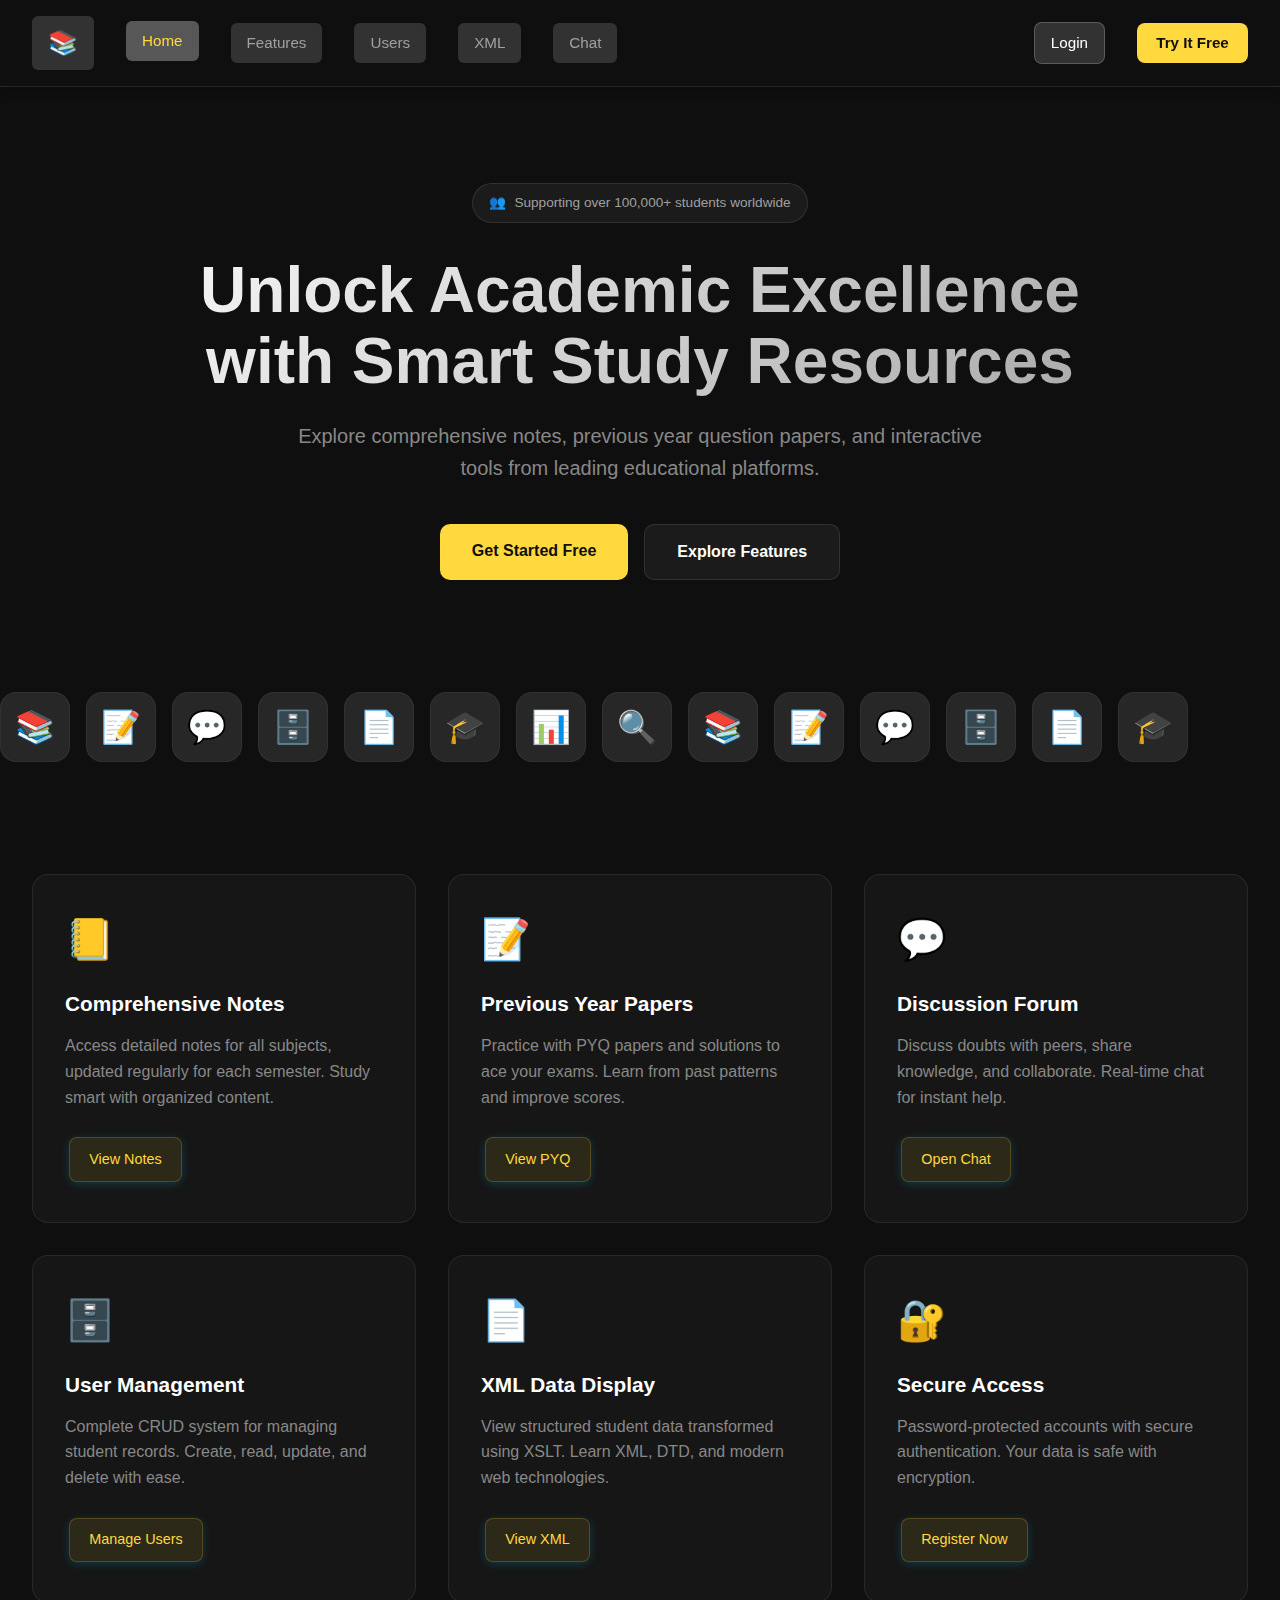
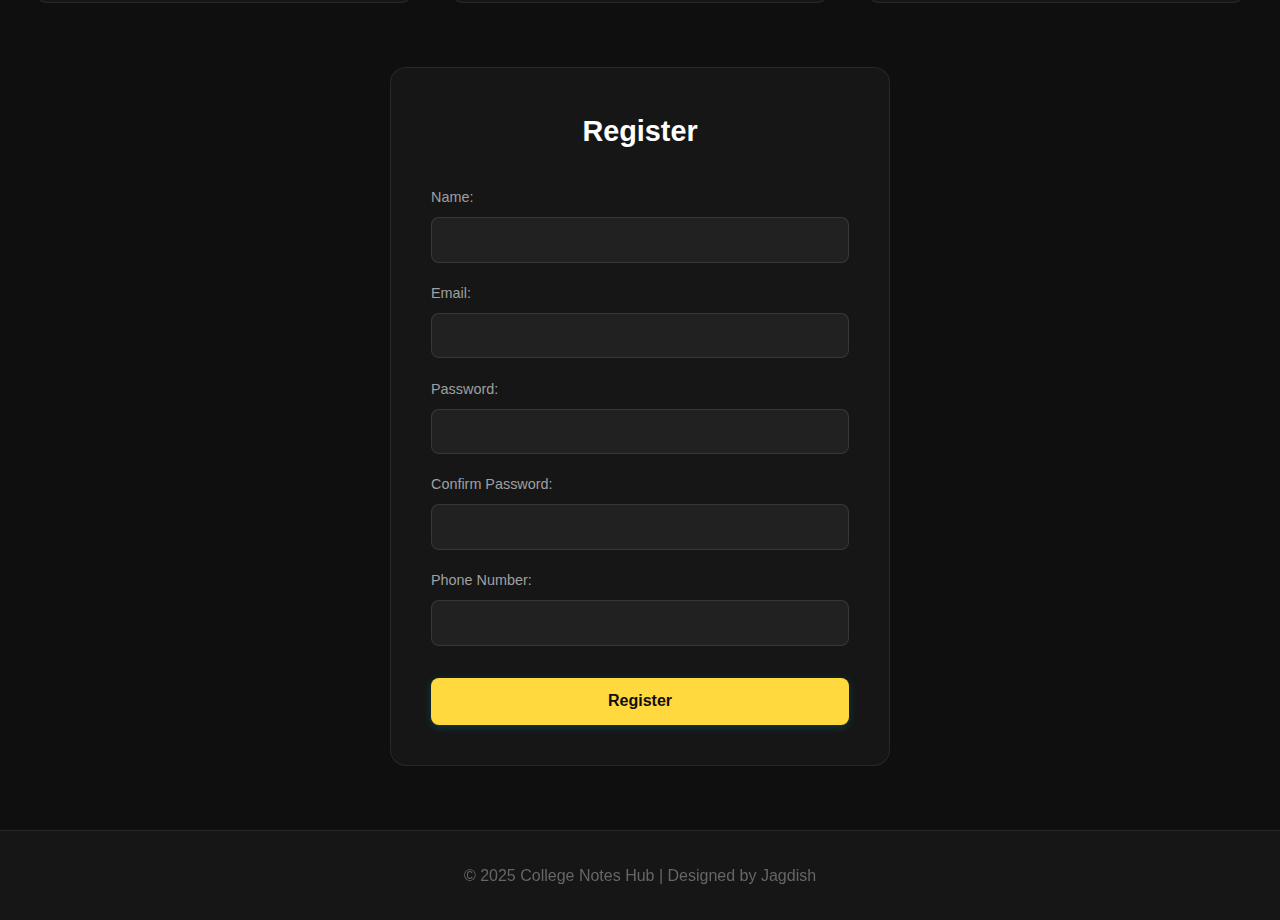
<file: index.html>
<!DOCTYPE html>
<html lang="en">
<head>
    <meta charset="UTF-8">
    <meta name="viewport" content="width=device-width, initial-scale=1.0">
    <title>College Notes & PYQ Hub</title>
    <link rel="stylesheet" href="style.css">
    <style>
        * {
            margin: 0;
            padding: 0;
            box-sizing: border-box;
        }

        body {
            background: #0f0f0f;
            min-height: 100vh;
            font-family: -apple-system, BlinkMacSystemFont, 'Segoe UI', 'Inter', sans-serif;
            color: #ffffff;
        }

        /* Navigation */
        header {
            background: rgba(15, 15, 15, 0.8);
            backdrop-filter: blur(20px);
            border-bottom: 1px solid rgba(255, 255, 255, 0.1);
            padding: 1rem 2rem;
            position: sticky;
            top: 0;
            z-index: 1000;
        }

        header nav {
            max-width: 1400px;
            margin: 0 auto;
            display: flex;
            justify-content: space-between;
            align-items: center;
        }

        header nav ul {
            list-style: none;
            display: flex;
            gap: 2rem;
            align-items: center;
        }

        header nav ul li a {
            color: #a0a0a0;
            text-decoration: none;
            font-size: 0.95rem;
            font-weight: 500;
            transition: color 0.3s;
        }

        header nav ul li a:hover,
        header nav ul li a[aria-current="page"] {
            color: #ffd93d;
        }

        .login-btn {
            color: #ffffff !important;
            padding: 0.5rem 1rem;
            border: 1px solid rgba(255, 255, 255, 0.2);
            border-radius: 8px;
            transition: all 0.3s;
        }

        .login-btn:hover {
            background: rgba(255, 255, 255, 0.1);
        }

        .cta-btn {
            background: #ffd93d;
            color: #0f0f0f !important;
            padding: 0.5rem 1.2rem;
            border-radius: 8px;
            font-weight: 600;
            transition: all 0.3s;
        }

        .cta-btn:hover {
            background: #ffed4e;
            transform: translateY(-2px);
        }

        /* Hero Section */
        .hero {
            max-width: 1400px;
            margin: 0 auto;
            padding: 6rem 2rem 4rem;
            text-align: center;
        }

        .hero-badge {
            display: inline-flex;
            align-items: center;
            gap: 0.5rem;
            background: rgba(255, 255, 255, 0.05);
            border: 1px solid rgba(255, 255, 255, 0.1);
            padding: 0.5rem 1rem;
            border-radius: 50px;
            font-size: 0.85rem;
            color: #a0a0a0;
            margin-bottom: 2rem;
        }

        .hero h1 {
            font-size: 4rem;
            font-weight: 700;
            line-height: 1.1;
            margin-bottom: 1.5rem;
            background: linear-gradient(135deg, #ffffff 0%, #a0a0a0 100%);
            -webkit-background-clip: text;
            -webkit-text-fill-color: transparent;
            background-clip: text;
        }

        .hero p {
            font-size: 1.25rem;
            color: #888888;
            max-width: 700px;
            margin: 0 auto 2.5rem;
            line-height: 1.6;
        }

        .hero-buttons {
            display: flex;
            gap: 1rem;
            justify-content: center;
            flex-wrap: wrap;
        }

        .btn-primary {
            background: #ffd93d;
            color: #0f0f0f;
            padding: 0.9rem 2rem;
            border-radius: 10px;
            text-decoration: none;
            font-weight: 600;
            font-size: 1rem;
            display: inline-block;
            transition: all 0.3s;
            border: none;
        }

        .btn-primary:hover {
            background: #ffed4e;
            transform: translateY(-2px);
            box-shadow: 0 10px 40px rgba(255, 217, 61, 0.3);
        }

        .btn-secondary {
            background: rgba(255, 255, 255, 0.05);
            color: #ffffff;
            padding: 0.9rem 2rem;
            border-radius: 10px;
            text-decoration: none;
            font-weight: 600;
            font-size: 1rem;
            display: inline-block;
            transition: all 0.3s;
            border: 1px solid rgba(255, 255, 255, 0.1);
        }

        .btn-secondary:hover {
            background: rgba(255, 255, 255, 0.1);
            transform: translateY(-2px);
        }

        /* App Icons Showcase */
        .app-showcase {
            padding: 3rem 0;
            overflow: hidden;
        }

        .app-icons {
            display: flex;
            gap: 1rem;
            animation: scroll 30s linear infinite;
            width: fit-content;
        }

        @keyframes scroll {
            0% { transform: translateX(0); }
            100% { transform: translateX(-50%); }
        }

        .app-icon {
            width: 70px;
            height: 70px;
            background: rgba(255, 255, 255, 0.1);
            border-radius: 16px;
            display: flex;
            align-items: center;
            justify-content: center;
            font-size: 2rem;
            flex-shrink: 0;
            border: 1px solid rgba(255, 255, 255, 0.05);
        }

        /* Features Grid */
        .features {
            max-width: 1400px;
            margin: 4rem auto;
            padding: 0 2rem;
            display: grid;
            grid-template-columns: repeat(auto-fit, minmax(320px, 1fr));
            gap: 2rem;
        }

        .feature-card {
            background: rgba(255, 255, 255, 0.03);
            border: 1px solid rgba(255, 255, 255, 0.08);
            border-radius: 16px;
            padding: 2rem;
            transition: all 0.3s;
        }

        .feature-card:hover {
            background: rgba(255, 255, 255, 0.05);
            border-color: rgba(255, 255, 255, 0.15);
            transform: translateY(-5px);
        }

        .feature-icon {
            font-size: 2.5rem;
            margin-bottom: 1rem;
        }

        .feature-card h3 {
            font-size: 1.3rem;
            margin-bottom: 0.8rem;
            color: #ffffff;
        }

        .feature-card p {
            color: #888888;
            line-height: 1.6;
            margin-bottom: 1.2rem;
        }

        .feature-card .btn {
            background: rgba(255, 217, 61, 0.1);
            color: #ffd93d;
            padding: 0.6rem 1.2rem;
            border-radius: 8px;
            text-decoration: none;
            font-weight: 500;
            font-size: 0.9rem;
            display: inline-block;
            transition: all 0.3s;
            border: 1px solid rgba(255, 217, 61, 0.2);
        }

        .feature-card .btn:hover {
            background: rgba(255, 217, 61, 0.2);
        }

        /* Registration Section */
        .registration-section {
            max-width: 500px;
            margin: 4rem auto;
            padding: 2.5rem;
            background: rgba(255, 255, 255, 0.03);
            border: 1px solid rgba(255, 255, 255, 0.08);
            border-radius: 16px;
        }

        .registration-section h2 {
            text-align: center;
            color: #ffffff;
            margin-bottom: 2rem;
            font-size: 1.8rem;
        }

        .registration-section label {
            display: block;
            margin-top: 1.2rem;
            color: #a0a0a0;
            font-size: 0.9rem;
            font-weight: 500;
        }

        .registration-section input[type="text"],
        .registration-section input[type="email"],
        .registration-section input[type="password"] {
            width: 100%;
            padding: 0.8rem;
            margin-top: 0.5rem;
            background: rgba(255, 255, 255, 0.05);
            border: 1px solid rgba(255, 255, 255, 0.1);
            border-radius: 8px;
            font-size: 1rem;
            color: #ffffff;
            transition: all 0.3s;
        }

        .registration-section input:focus {
            outline: none;
            border-color: #ffd93d;
            background: rgba(255, 255, 255, 0.08);
        }

        .registration-section input[type="submit"] {
            width: 100%;
            margin-top: 2rem;
            padding: 0.9rem;
            background: #ffd93d;
            color: #0f0f0f;
            border: none;
            border-radius: 8px;
            font-size: 1rem;
            font-weight: 600;
            cursor: pointer;
            transition: all 0.3s;
        }

        .registration-section input[type="submit"]:hover {
            background: #ffed4e;
            transform: translateY(-2px);
        }

        /* Footer */
        footer {
            background: rgba(255, 255, 255, 0.03);
            border-top: 1px solid rgba(255, 255, 255, 0.08);
            padding: 2rem;
            text-align: center;
            color: #666666;
            margin-top: 4rem;
        }

        /* Responsive */
        @media (max-width: 768px) {
            .hero h1 {
                font-size: 2.5rem;
            }

            .hero p {
                font-size: 1rem;
            }

            header nav ul {
                gap: 1rem;
                font-size: 0.85rem;
            }

            .features {
                grid-template-columns: 1fr;
            }

            .registration-section {
                margin: 2rem 1rem;
                padding: 1.5rem;
            }
        }
    </style>
</head>
<body>

    <header>
        <nav>
            <ul>
                <li><a href="#" style="font-size:1.5rem; color:#ffd93d;">📚</a></li>
                <li><a href="#" aria-current="page">Home</a></li>
                <li><a href="#features">Features</a></li>
                <li><a href="read_users.php">Users</a></li>
                <li><a href="students_xml.php">XML</a></li>
                <li><a href="chat.php">Chat</a></li>
            </ul>
            <ul>
                <li><a href="#register" class="login-btn">Login</a></li>
                <li><a href="#register" class="cta-btn">Try It Free</a></li>
            </ul>
        </nav>
    </header>

    <main>
        <!-- Hero Section -->
        <section class="hero">
            <div class="hero-badge">
                <span>👥</span>
                <span>Supporting over 100,000+ students worldwide</span>
            </div>
            <h1>Unlock Academic Excellence<br>with Smart Study Resources</h1>
            <p>Explore comprehensive notes, previous year question papers, and interactive tools from leading educational platforms.</p>
            <div class="hero-buttons">
                <a href="#register" class="btn-primary">Get Started Free</a>
                <a href="#features" class="btn-secondary">Explore Features</a>
            </div>
        </section>

        <!-- App Icons Showcase -->
        <div class="app-showcase">
            <div class="app-icons">
                <div class="app-icon">📚</div>
                <div class="app-icon">📝</div>
                <div class="app-icon">💬</div>
                <div class="app-icon">🗄️</div>
                <div class="app-icon">📄</div>
                <div class="app-icon">🎓</div>
                <div class="app-icon">📊</div>
                <div class="app-icon">🔍</div>
                <div class="app-icon">📚</div>
                <div class="app-icon">📝</div>
                <div class="app-icon">💬</div>
                <div class="app-icon">🗄️</div>
                <div class="app-icon">📄</div>
                <div class="app-icon">🎓</div>
            </div>
        </div>

        <!-- Features Grid -->
        <section class="features" id="features">
            <div class="feature-card">
                <div class="feature-icon">📒</div>
                <h3>Comprehensive Notes</h3>
                <p>Access detailed notes for all subjects, updated regularly for each semester. Study smart with organized content.</p>
                <a href="#" class="btn">View Notes</a>
            </div>

            <div class="feature-card">
                <div class="feature-icon">📝</div>
                <h3>Previous Year Papers</h3>
                <p>Practice with PYQ papers and solutions to ace your exams. Learn from past patterns and improve scores.</p>
                <a href="#" class="btn">View PYQ</a>
            </div>

            <div class="feature-card">
                <div class="feature-icon">💬</div>
                <h3>Discussion Forum</h3>
                <p>Discuss doubts with peers, share knowledge, and collaborate. Real-time chat for instant help.</p>
                <a href="chat.php" class="btn">Open Chat</a>
            </div>

            <div class="feature-card">
                <div class="feature-icon">🗄️</div>
                <h3>User Management</h3>
                <p>Complete CRUD system for managing student records. Create, read, update, and delete with ease.</p>
                <a href="users_index.php" class="btn">Manage Users</a>
            </div>

            <div class="feature-card">
                <div class="feature-icon">📄</div>
                <h3>XML Data Display</h3>
                <p>View structured student data transformed using XSLT. Learn XML, DTD, and modern web technologies.</p>
                <a href="students_xml.php" class="btn">View XML</a>
            </div>

            <div class="feature-card">
                <div class="feature-icon">🔐</div>
                <h3>Secure Access</h3>
                <p>Password-protected accounts with secure authentication. Your data is safe with encryption.</p>
                <a href="#register" class="btn">Register Now</a>
            </div>
        </section>

        <section class="registration-section" id="register" aria-labelledby="register-heading">
            <h2 id="register-heading">Register</h2>
            <form name="regForm" action="process.php" method="post" onsubmit="return validateForm()" novalidate> <!-- action changed to process.php -->
                <label for="name">Name:</label>
                <input type="text" id="name" name="name" required autocomplete="name">

                <label for="email">Email:</label>
                <input type="email" id="email" name="email" required autocomplete="email">

                <label for="password">Password:</label>
                <input type="password" id="password" name="password" required minlength="6" autocomplete="new-password">

                <label for="confirmPassword">Confirm Password:</label>
                <input type="password" id="confirmPassword" name="confirmPassword" required autocomplete="new-password">

                <label for="phone">Phone Number:</label>
                <input type="text" id="phone" name="phone" required pattern="\d{10}" autocomplete="tel">

                <input type="submit" value="Register">
            </form>
        </section>
    </main>

    <footer>
        <p>© 2025 College Notes Hub | Designed by Jagdish</p>
    </footer>

    <script src="registration.js"></script>

</body>
</html>
</file>
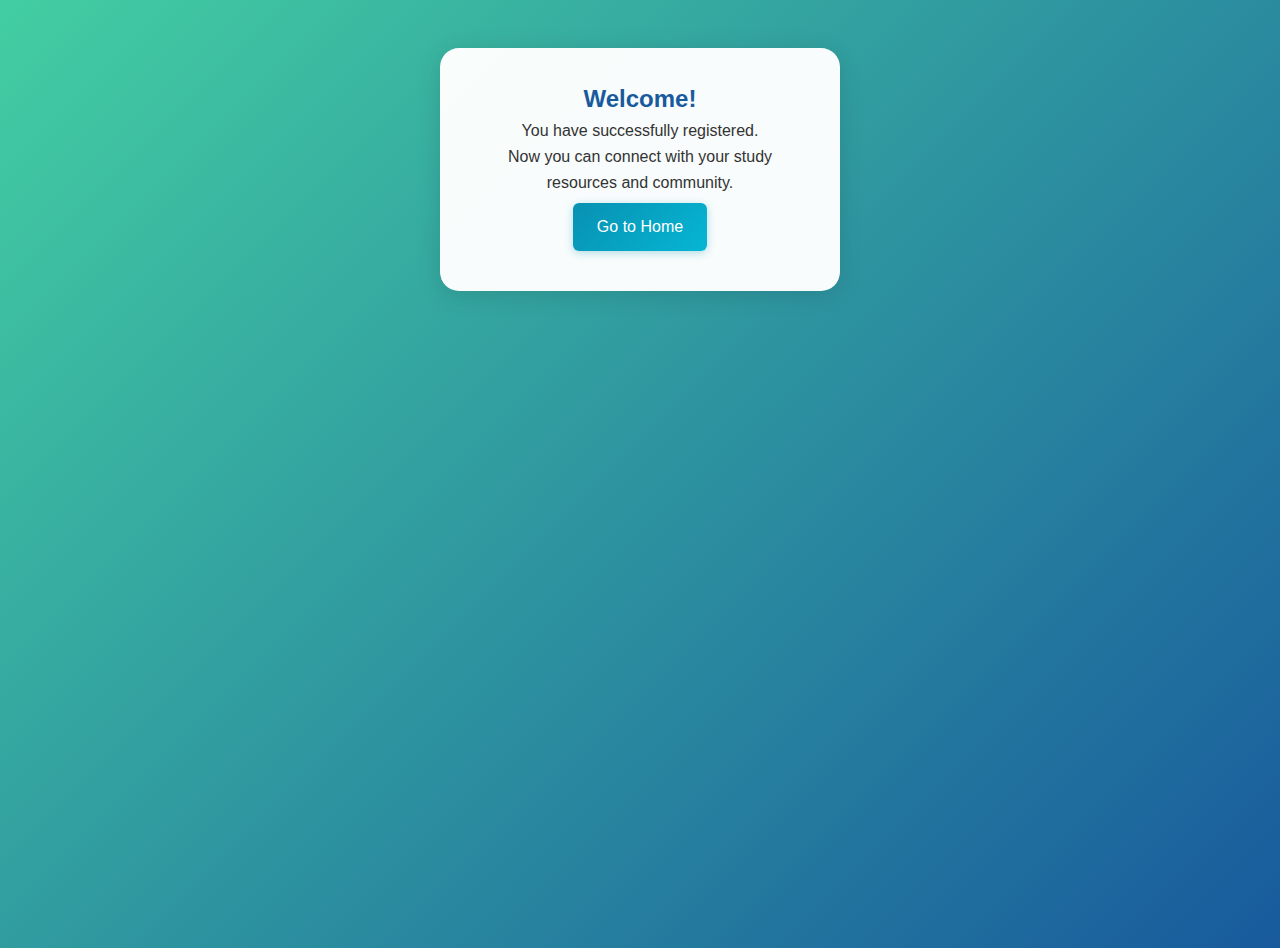
<file: connect.html>
<!DOCTYPE html>
<html lang="en">
<head>
    <meta charset="UTF-8">
    <meta name="viewport" content="width=device-width, initial-scale=1.0">
    <title>Connect Page</title>
    <link rel="stylesheet" href="style.css">
    <style>
        body {
            background: linear-gradient(135deg, #43cea2 0%, #185a9d 100%);
            min-height: 100vh;
            margin: 0;
            font-family: 'Segoe UI', Arial, sans-serif;
        }
        .connect-section {
            background: rgba(255,255,255,0.97);
            max-width: 400px;
            margin: 3rem auto;
            padding: 2rem 2.5rem;
            border-radius: 1.2rem;
            box-shadow: 0 4px 24px rgba(0,0,0,0.12);
            text-align: center;
        }
        .connect-section h2 {
            color: #185a9d;
        }
        .connect-section p {
            color: #333;
        }
    </style>
</head>
<body>
    <div class="connect-section">
        <h2>Welcome!</h2>
        <p>You have successfully registered.<br>
        Now you can connect with your study resources and community.</p>
        <a href="index.html" class="btn">Go to Home</a>
    </div>
</body>
</html>
</file>
<file: style.css>
/**
 * style.css
 * Main Stylesheet for Web Technology Project
 * 
 * Purpose: Provides consistent styling across all pages
 * Includes: Layout, navigation, cards, tables, forms, buttons, responsiveness
 */

/* ========== GLOBAL RESET ========== */
* {
    margin: 0;
    padding: 0;
    box-sizing: border-box;
}

body {
    font-family: 'Segoe UI', Tahoma, Geneva, Verdana, sans-serif;
    line-height: 1.6;
    background: linear-gradient(135deg, #0891b2 0%, #06b6d4 50%, #22d3ee 100%);
    background-attachment: fixed;
    color: #333;
    min-height: 100vh;
}

/* ========== HEADER & NAVIGATION ========== */
header {
    background: rgba(0, 0, 0, 0.3);
    backdrop-filter: blur(10px);
    color: white;
    padding: 1.5rem 2rem;
    box-shadow: 0 2px 10px rgba(0, 0, 0, 0.2);
}

header h1 {
    text-align: center;
    margin-bottom: 1rem;
    font-size: 2rem;
    text-shadow: 2px 2px 4px rgba(0, 0, 0, 0.3);
}

nav ul {
    list-style: none;
    display: flex;
    justify-content: center;
    flex-wrap: wrap;
    gap: 0.5rem;
}

nav ul li a {
    color: white;
    text-decoration: none;
    font-weight: 500;
    padding: 0.5rem 1rem;
    background: rgba(255, 255, 255, 0.15);
    border-radius: 6px;
    transition: all 0.3s ease;
    display: block;
}

nav ul li a:hover,
nav ul li a[aria-current="page"] {
    background: rgba(255, 255, 255, 0.3);
    transform: translateY(-2px);
}

/* ========== MAIN CONTENT SECTIONS ========== */
.intro {
    padding: 3rem 2rem;
    text-align: center;
    color: white;
    text-shadow: 1px 1px 3px rgba(0, 0, 0, 0.3);
}

.intro h2 {
    font-size: 2rem;
    margin-bottom: 1rem;
}

/* ========== CARDS LAYOUT ========== */
.content {
    display: grid;
    grid-template-columns: repeat(auto-fit, minmax(280px, 1fr));
    gap: 1.5rem;
    padding: 2rem;
    max-width: 1200px;
    margin: 0 auto;
}

.card {
    background: white;
    padding: 2rem;
    border-radius: 12px;
    box-shadow: 0 4px 20px rgba(0, 0, 0, 0.15);
    text-align: center;
    transition: transform 0.3s ease, box-shadow 0.3s ease;
}

.card:hover {
    transform: translateY(-5px);
    box-shadow: 0 8px 30px rgba(0, 0, 0, 0.25);
}

.card h3 {
    color: #0891b2;
    margin-bottom: 1rem;
    font-size: 1.5rem;
}

.card p {
    color: #64748b;
    margin-bottom: 1rem;
}

/* ========== BUTTONS ========== */
.btn {
    display: inline-block;
    background: linear-gradient(135deg, #0891b2 0%, #06b6d4 100%);
    color: white;
    padding: 0.7rem 1.5rem;
    margin: 0.5rem 0.25rem;
    text-decoration: none;
    border-radius: 6px;
    font-weight: 500;
    transition: all 0.3s ease;
    border: none;
    cursor: pointer;
    box-shadow: 0 2px 8px rgba(8, 145, 178, 0.3);
}

.btn:hover {
    transform: translateY(-2px);
    box-shadow: 0 4px 15px rgba(8, 145, 178, 0.4);
}

.btn-primary {
    background: linear-gradient(135deg, #0891b2 0%, #06b6d4 100%);
}

.btn-success {
    background: linear-gradient(135deg, #10b981 0%, #059669 100%);
}

.btn-warning {
    background: linear-gradient(135deg, #f59e0b 0%, #d97706 100%);
}

.btn-danger {
    background: linear-gradient(135deg, #ef4444 0%, #dc2626 100%);
}

.btn-secondary {
    background: linear-gradient(135deg, #64748b 0%, #475569 100%);
}

/* ========== TABLES ========== */
table {
    width: 100%;
    border-collapse: collapse;
    background: white;
    border-radius: 8px;
    overflow: hidden;
    box-shadow: 0 2px 8px rgba(0, 0, 0, 0.1);
}

thead {
    background: linear-gradient(135deg, #0891b2 0%, #06b6d4 100%);
    color: white;
}

th, td {
    padding: 1rem;
    text-align: left;
    border-bottom: 1px solid #e2e8f0;
}

th {
    font-weight: 600;
    text-transform: uppercase;
    font-size: 0.85rem;
    letter-spacing: 0.5px;
}

tbody tr:hover {
    background: #f8fafc;
}

tbody tr:last-child td {
    border-bottom: none;
}

/* ========== FORMS ========== */
.form-container {
    background: white;
    padding: 2rem;
    border-radius: 12px;
    box-shadow: 0 4px 20px rgba(0, 0, 0, 0.15);
    max-width: 600px;
    margin: 2rem auto;
}

.form-container h2 {
    color: #0891b2;
    margin-bottom: 1.5rem;
    text-align: center;
}

label {
    display: block;
    margin-top: 1rem;
    font-weight: 500;
    color: #334155;
}

input[type="text"],
input[type="email"],
input[type="password"],
input[type="number"],
textarea,
select {
    width: 100%;
    padding: 0.75rem;
    margin-top: 0.25rem;
    border: 2px solid #e2e8f0;
    border-radius: 6px;
    font-size: 1rem;
    transition: border-color 0.3s ease;
}

input:focus,
textarea:focus,
select:focus {
    outline: none;
    border-color: #0891b2;
    box-shadow: 0 0 0 3px rgba(8, 145, 178, 0.1);
}

input[type="submit"],
button[type="submit"] {
    width: 100%;
    margin-top: 1.5rem;
    padding: 0.8rem;
    background: linear-gradient(135deg, #0891b2 0%, #06b6d4 100%);
    color: white;
    border: none;
    border-radius: 6px;
    font-size: 1.1rem;
    font-weight: 500;
    cursor: pointer;
    transition: all 0.3s ease;
    box-shadow: 0 2px 8px rgba(8, 145, 178, 0.3);
}

input[type="submit"]:hover,
button[type="submit"]:hover {
    transform: translateY(-2px);
    box-shadow: 0 4px 15px rgba(8, 145, 178, 0.4);
}

/* ========== MESSAGES ========== */
.message {
    padding: 1rem;
    border-radius: 6px;
    margin: 1rem 0;
}

.message.success {
    background: #d1fae5;
    color: #065f46;
    border-left: 4px solid #10b981;
}

.message.error {
    background: #fee2e2;
    color: #991b1b;
    border-left: 4px solid #ef4444;
}

.message.info {
    background: #dbeafe;
    color: #1e40af;
    border-left: 4px solid #3b82f6;
}

/* ========== FOOTER ========== */
footer {
    background: rgba(0, 0, 0, 0.3);
    backdrop-filter: blur(10px);
    color: white;
    text-align: center;
    padding: 1.5rem;
    margin-top: 3rem;
}

/* ========== RESPONSIVE DESIGN ========== */
@media (max-width: 768px) {
    header h1 {
        font-size: 1.5rem;
    }
    
    nav ul {
        flex-direction: column;
        align-items: center;
    }
    
    .content {
        grid-template-columns: 1fr;
        padding: 1rem;
    }
    
    .intro {
        padding: 2rem 1rem;
    }
    
    .form-container {
        margin: 1rem;
        padding: 1.5rem;
    }
    
    table {
        font-size: 0.9rem;
    }
    
    th, td {
        padding: 0.5rem;
    }
}

/* ========== UTILITY CLASSES ========== */
.container {
    max-width: 1200px;
    margin: 0 auto;
    padding: 2rem;
}

.text-center {
    text-align: center;
}

.mt-1 { margin-top: 1rem; }
.mt-2 { margin-top: 2rem; }
.mb-1 { margin-bottom: 1rem; }
.mb-2 { margin-bottom: 2rem; }

.hidden {
    display: none;
}
</file>
